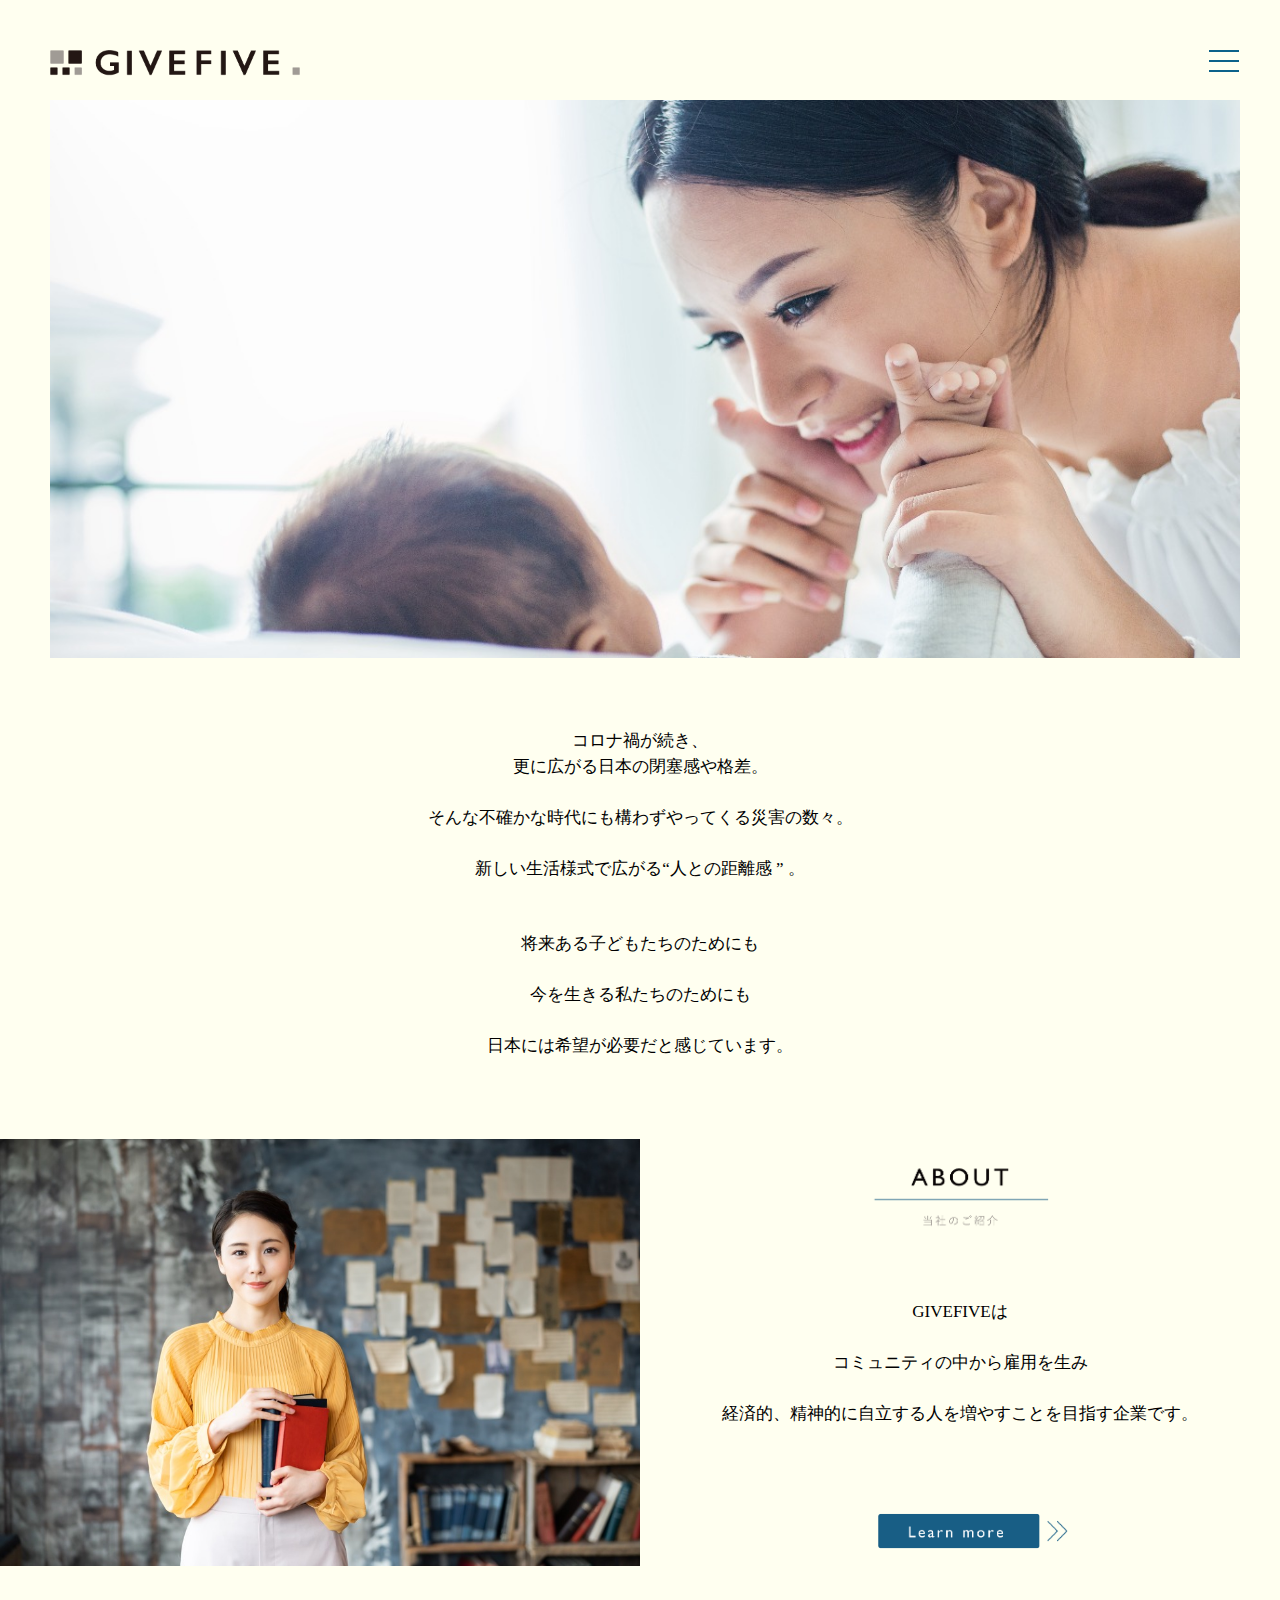
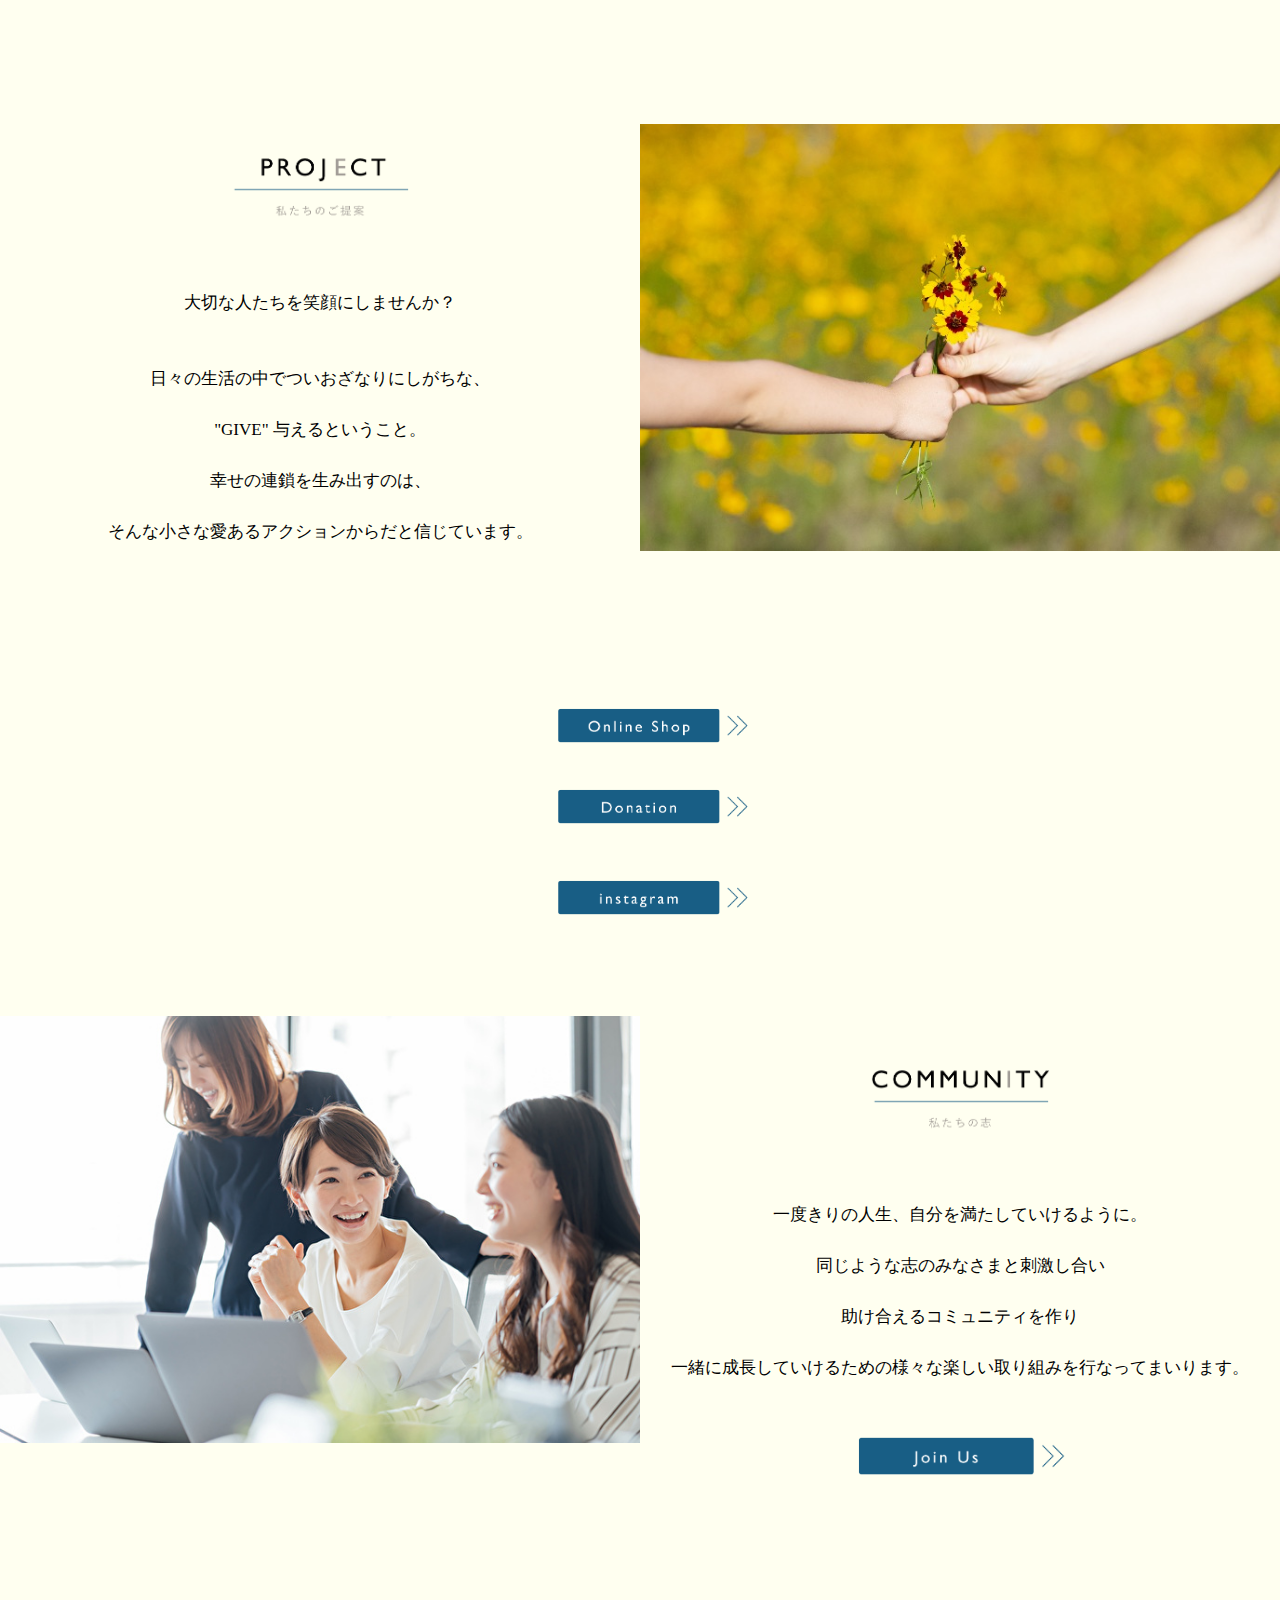
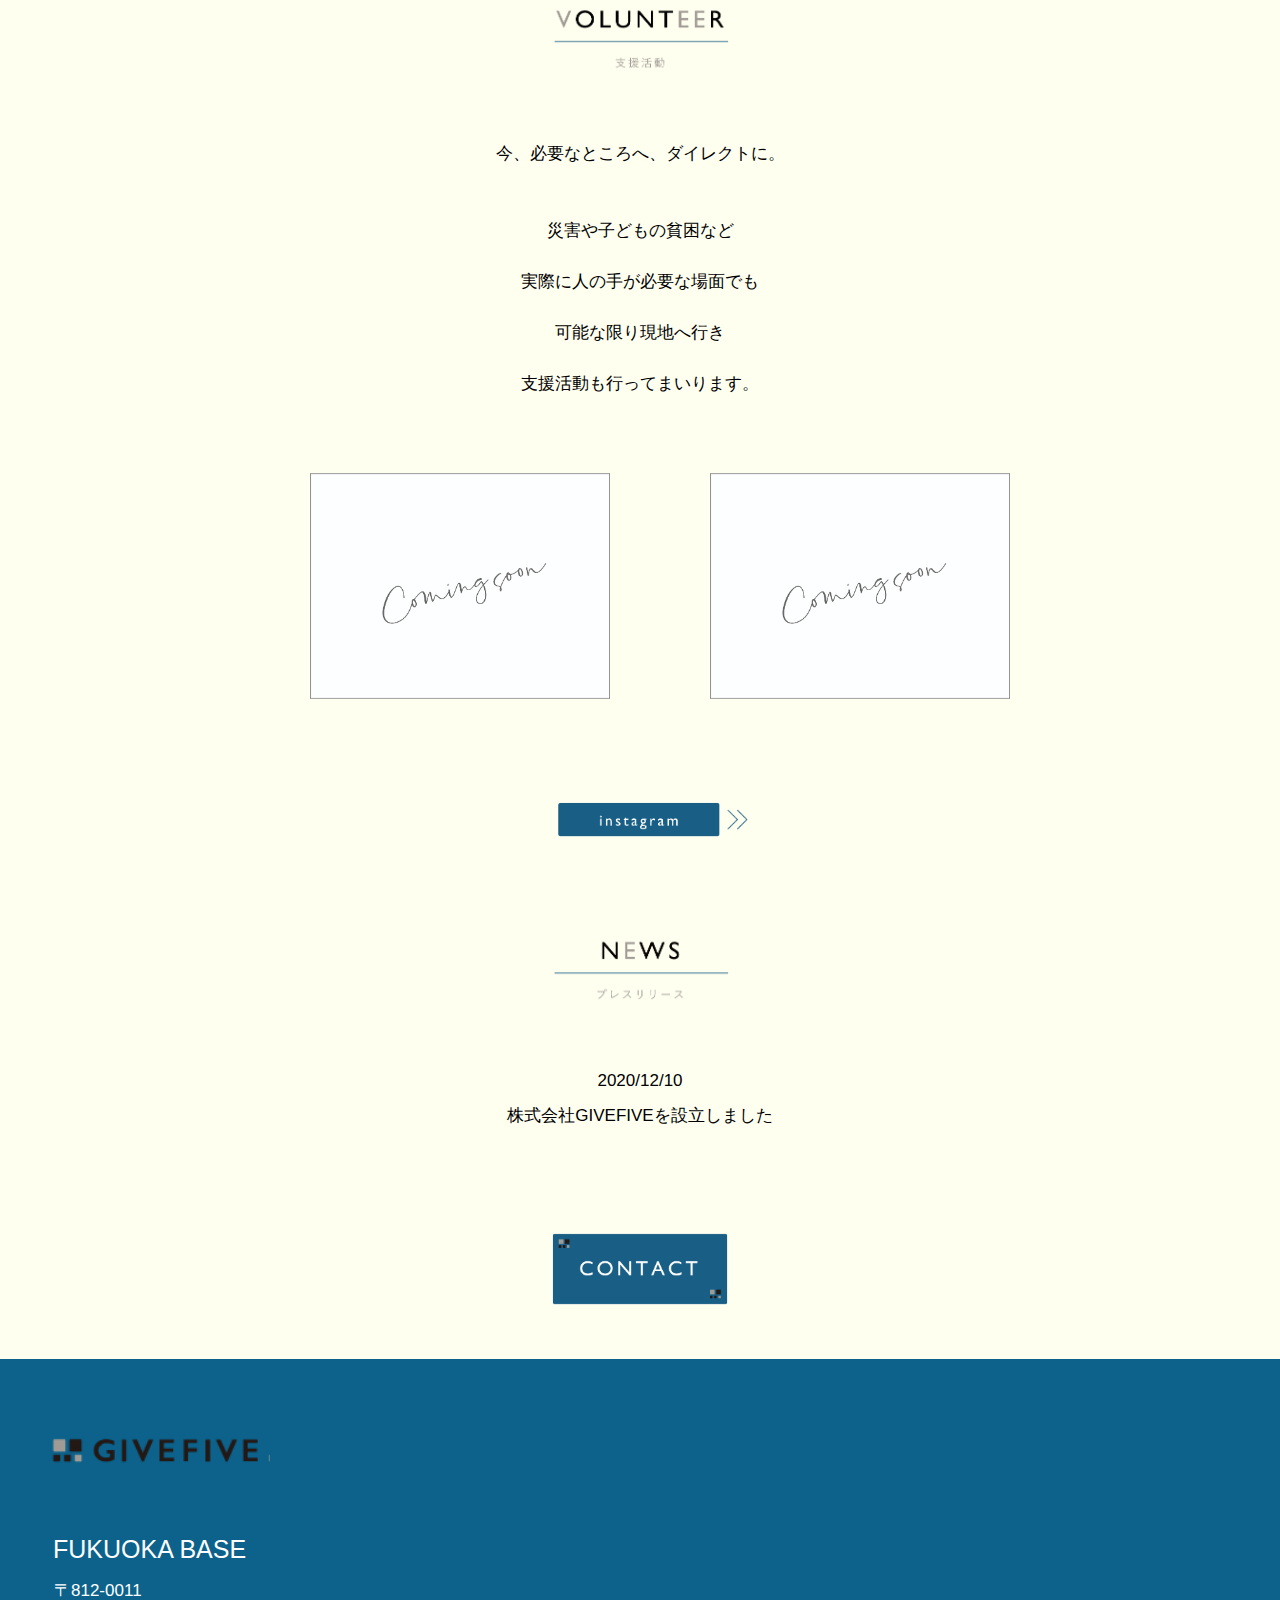
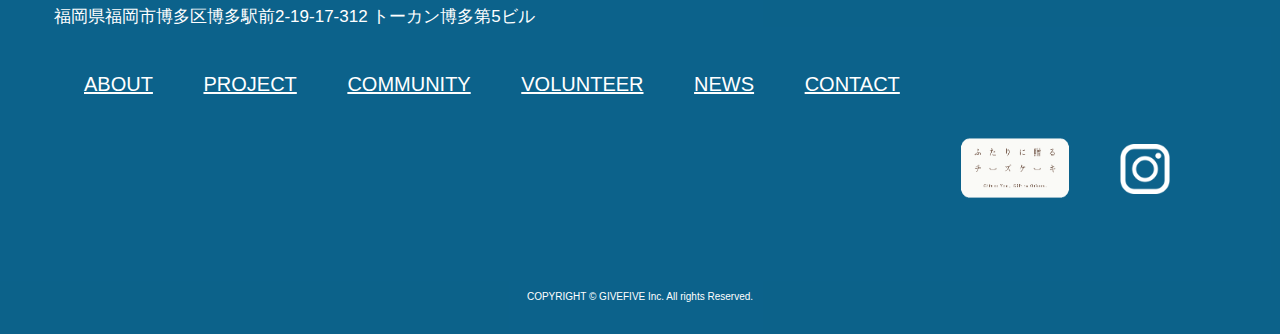
<file: index.html>
<!DOCTYPE html>
<html>
  <head>
    <meta charset="UTF-8">
    <meta name="format-detection" content="telephone=no">
    <meta name="viewport" content="width=device-width, initial-scale=1.0, maximum-scale=1.0, minimum-scale=1.0">
    <link rel="stylesheet" href="css/reset.css">
    <link rel="stylesheet" href="css/style.css">
    <title>GIVEFIVE</title>
  </head>
  <body>
    <header>
      <div class="heading">
        <div class="top__header-items">
        <img src="images/logo.png" alt="logo" class="top__header-logo">
        </div>
      </div>

        
      <nav class="globalMenuSp">
            <ul>
              <li><a href="index.html">TOP</a></li>
              <li><a href="#about">ABOUT</a></li>
              <li><a href="#project">PROJECT</a></li>
              <li><a href="#community">COMMUNITY</a></li>
              <li><a href="#volunteer">VOLUNTEER</a></li>
              <li><a href="#news">NEWS</a></li>
            </ul>
      </nav>

        <div class="js-hamburger hamburger">
          <span></span>
          <span></span>
          <span></span>
        </div>
  </header>

    <main>
      <div id="loop" class="loop_wrap">
        <p id="slideshow">
          <img src="images/top1.jpg" alt="image1" class="active">
          <img src="images/top2.jpg" alt="image2">
          <img src="images/top3.jpg" alt="image3">
        </p>
      </div>
    </main> 

    <div class="top__sentence">
      <p class="top__sentence1">コロナ禍が続き、<br class="br-sp6"><br class="br-sp3">更に広がる日本の閉塞感や格差。<br>
      <br>
      そんな不確かな時代にも構わずやってくる<br class="br-sp">災害の数々。<br>
      <br>
      新しい生活様式で広がる“人との距離感 ” 。</p>
      <p class="top__sentence2">将来ある子どもたちのためにも<br>
      <br>
      今を生きる私たちのためにも<br>
      <br>
      日本には希望が必要だと感じています。</p>
    </div>

    <main>
        <section>
          <div id="about"></div>
          <br>
          <br>
          <div class="about">
            <div class="first-view">
            <h2>
              
            </h2>
              <img src="images/about.jpg" alt="2" class="about-image">
              <img src="images/about-menu.png" alt="about" class="about-menu">
              <img src="images/about.jpg" alt="2" class="about-image-phone">
            <div class="about__text">
              <br>
              <p>GIVEFIVEは</p>
              <br>
              <p>コミュニティの中から雇用を生み</p>
              <br>
              <p>経済的、精神的に自立する人を<br class="br-sp"><br class="br-sp">増やすことを目指す企業です。</p>
              <br>
              <br>
              <a href="learnmore.html"><img src="images/learnmore.png" alt="more" class="learnmore"></a>
            </div>
            <br class="br-sp9">
            <br class="br-sp9">
            <br class="br-sp9">
            <br class="br-sp9">
            <br class="br-sp9">
            <br class="br-sp9">
            <br class="br-sp9">
            <br class="br-sp9">
            </div>
          </div>
        </section> 
    </main>

    <main>
      <div id="project"></div>
      <br>
      <br>
      <br>
        <img src="images/project.jpg" alt="3" class="project-image">
        <img src="images/project-menu.png" alt="project" class="project-menu">
        <img src="images/project.jpg" alt="3" class="project-image-phone">
      <div class="project__text">
        <br>
        <p>大切な人たちを笑顔にしませんか？</p>
        <br>
        <br>
        <p>日々の生活の中でついおざなりにしがちな、</p>
        <br>
        <p>"GIVE" 与えるということ。</p>
        <br>
        <p>幸せの連鎖を生み出すのは、</p>
        <br>
        <p>そんな小さな愛あるアクションからだと<br class="br-sp"><br class="br-sp">信じています。</p>
        <br>
        <br class="br-sp9">
        <br class="br-sp9">
        <br class="br-sp9">
        <br class="br-sp9">
        <a href="https://cheesecake.futariniokuru.com/"><img src="images/onlineshop.png" alt="onlineshop" class="onlineohop"></a>
        <a href="donation.html"><img src="images/donation.png" alt="image" class="donation-bar"></a>
        <a href="https://www.instagram.com/futariniokuru.cheesecake"><img src="images/instagram.png" alt="instagram" class="instagram"></a>
        <br>
        <br>
      </div>
    </main>

    
    <main>
      <div id="community"></div>
      <br>
      <br>
        <img src="images/community.jpg" alt="4" class="community-image">
        <img src="images/community-menu.png" alt="community" class="community-menu">
        <!-- <img src="images/community.jpg" alt="4" class="community-image-phone"> -->
        <div class=community_text>
        <br>
        <p>一度きりの人生、<br class="br-sp3">自分を満たしていけるように。</p>
        <br>
        <p>同じような志のみなさまと刺激し合い</p>
        <br>
        <p>助け合えるコミュニティを作り</p>
        <br>
        <p>一緒に成長していけるための様々な<br class="br-sp"><br class="br-sp">楽しい取り組みを行なってまいります。</p>
        <a href="https://www.instagram.com/givefive_community"><img src="images/joinus-ber.png" alt="joinus" class="joinus-bar"></a>
      </div>
      <div class="business">
        <ul class="flex-box">
      </div>
    </main>

      <div id="volunteer"></div>
      <br>
      <br>
      <div class="volunteer_title">
        <img src="images/volunteer-menu.png" alt="volunteer" class="volunteer-menu">
      </div>
      <div class=volunteer__text>
        <br>
        <p> 今、必要なところへ、ダイレクトに。</p>
        <br>
        <br>
        <p>災害や子どもの貧困など</p>
        <br>
        <p> 実際に人の手が必要な場面でも</p>
        <br>
        <p>可能な限り現地へ行き</p>
        <br>
        <p>支援活動も行ってまいります。</p>
        <br>
        <br>
      </div>
      <div class="business">
        <ul class="flex-box">
          <li><img src="images/comingsoon-image.jpg"alt="image" class="sample-image"></li>
          <li><img src="images/comingsoon-image.jpg"alt="image" class="sample-image"></li>
        </ul>
        <a href="https://www.instagram.com/givefive_community"><img src="images/instagram.png" alt="instagram" class="instagram"></a>
      </div>
        

      <div id="news"></div>
      <br>
      <br>
      <div class="news__title">
        <img src="images/news-menu.png" alt="news" class="news-menu">
      </div>
    </div>
    
    <div class="news-content"></div>
        <ul class="news">
          <li class="news">
            <div class="news-date">2020/12/10</div>
            <div class="news-message">株式会社GIVEFIVEを設立しました</div>
            <br>
          </li>
            
        </ul>
    </div>

        <br>
        <br>
        <a href="contact.html"><img src="images/contact-banner.png" alt="contact" class="contact-bar"></a>
        <br>
        <br>

    <footer id="footer06" class="footer outer-block">
      <div class="inner-block">
        <div class="cont-wrap">
          <div class="cont">
            <div class="info">
              <a href="#" class="logo">
                <img src="images/givefivelogo.png" alt="logo" class="footer-logo">
              </a>
              <p class="address-title">
                FUKUOKA BASE
                <br></p>
              <p class="address-sub">
                〒812-0011<br>
                福岡県福岡市博多区博多駅前<br class="br-sp3">2-19-17-312 <br class="br-sp2">トーカン博多第5ビル<br>
                <br class="br-sp7">
                <br class="br-sp7">
              </p>
            </div>
            <ul class="about-list-ul">
              <br class="br-sp7">
              <li class="about-list-li1"><a href="#about">ABOUT</a></li>
              <br class="br-sp7">
              <li class="about-list-li"><a href="#project">PROJECT</a></li>
              <br class="br-sp7">
              <li class="about-list-li"><a href="#community">COMMUNITY</a></li>
              <br class="br-sp7">
              <li class="about-list-li"><a href="#volunteer">VOLUNTEER</a></li>
              <br class="br-sp7">
              <li class="about-list-li"><a href="#news">NEWS</a></li>
              <br class="br-sp7">
              <li class="about-list-li"><a href="contact.html">CONTACT</a></li>
            </ul>
            <ul class="insta">
              <li><img src="images/cheesecake.png" alt="cheesecake" class="cheesecake-icon"></a></li>
              <li><a href="https://www.instagram.com/givefive_community"><img src="images/instagram-icon.png" alt="instagram" class="insta-icon"></a></li>
            </ul>  
          </div>
        </div>
      </div>
      <p class="copyright">
        COPYRIGHT © GIVEFIVE Inc. All rights Reserved.
      </p>
      <br>
    </footer>

    <script src="https://ajax.googleapis.com/ajax/libs/jquery/3.5.1/jquery.min.js"></script>
    <script src="JS/index.js"></script>

  </body>
</html>
</file>
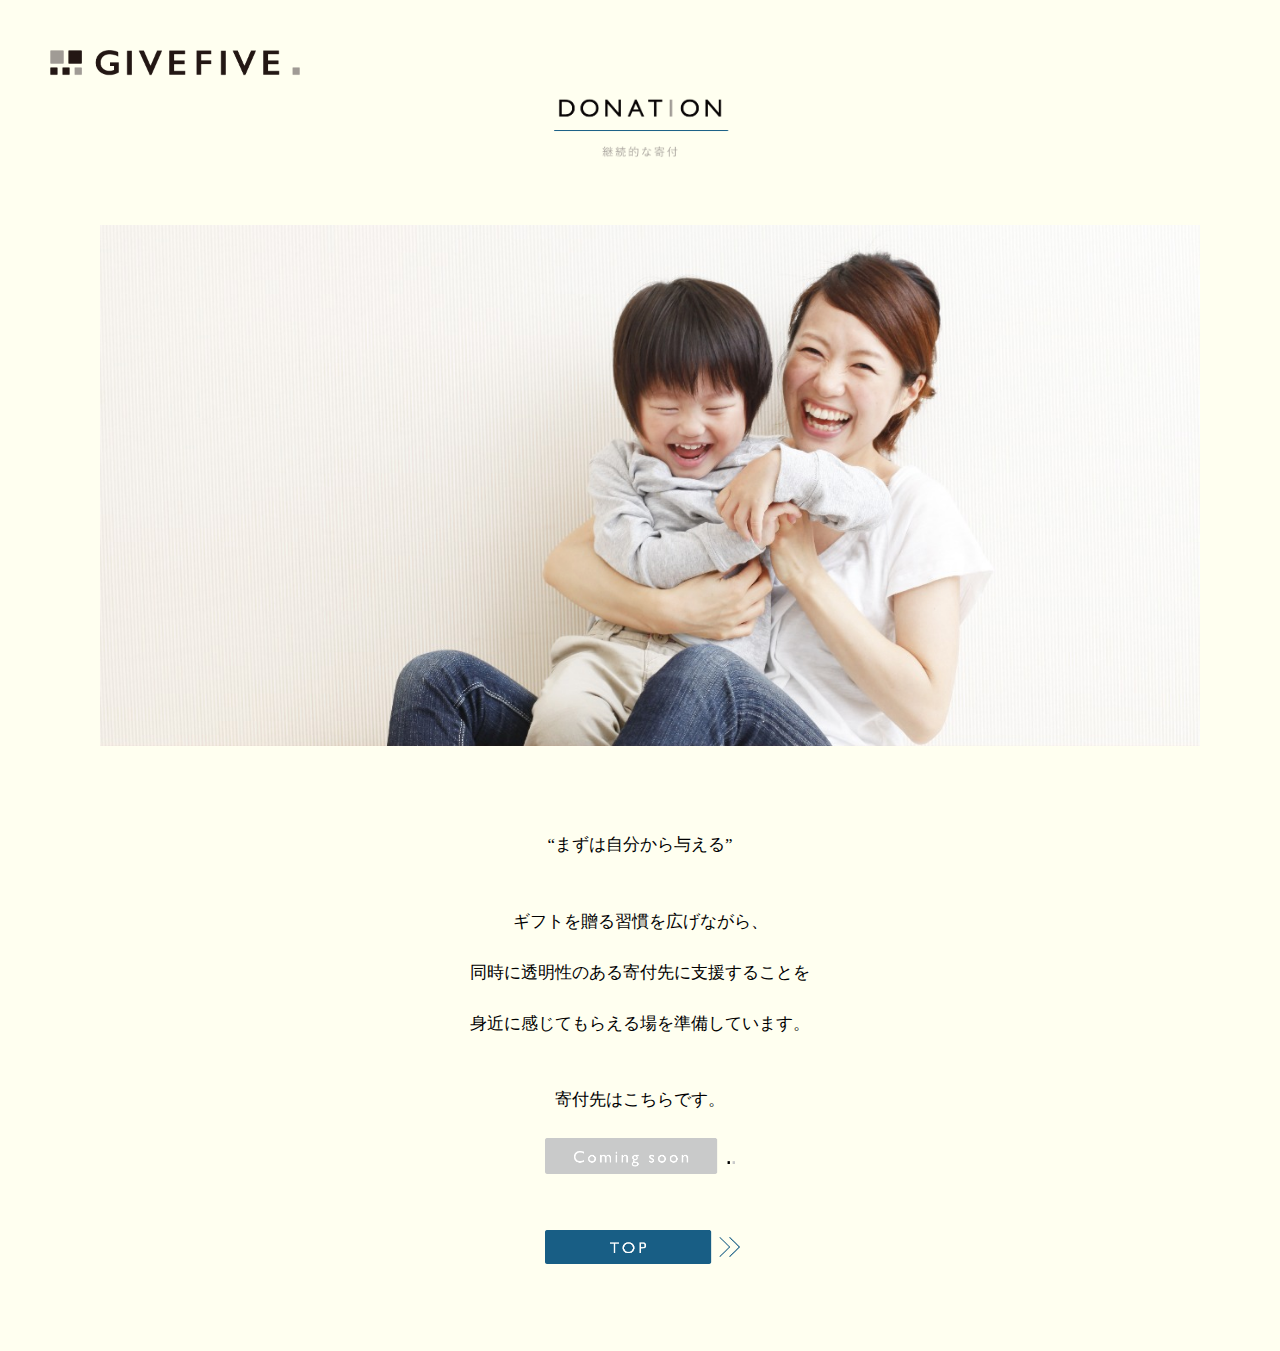
<file: donation.html>
<!DOCTYPE html>
<html>
  <head>
    <meta charset="UTF-8">
    <meta name="viewport" content="width=device-width, initial-scale=1.0, maximum-scale=1.0, minimum-scale=1.0">
    <link rel="stylesheet" href="css/reset.css">
    <link rel="stylesheet" href="css/style.css">
    <title>GIVEFIVE</title>
  </head>
  <body>
    <header>
      <div class="heading">
        <div class="top__header-items">
          <a href="index.html"><img src="images/logo.png" alt="logo" class="top__header-logo"></a>
        </div>
      </div>
  </header>

        <br>
    <br>
    <br>

  <main>
    <div class="about">
      <div class="first-view">
        <img src="images/donation-menu.png" alt="donation" class="donation-menu">
        <img src="images/donation.jpg" alt="2" class="donation-image">
    　<div class="about__text">
      <br> 
      <br>
      <p> “まずは自分から与える” </p>
      <br>
      <br>
      <p>ギフトを贈る習慣を広げながら、</p>
      <br>
      <p> 同時に透明性のある寄付先に支援することを<br><br class="br-sp9">
      <br class="br-sp">
      身近に感じてもらえる場を準備しています。</p>
      <br>
      <br>
      <p>寄付先はこちらです。</p>

        <br>
        <img src="images/comingsoon.png" alt="image" class="comingsoon-bar">
        <a href="index.html"><img src="images/top-menu.png" alt="image" class="top-bar-learnmore"></a>
        <br>
        <br>
        <br>
      </div>
</file>
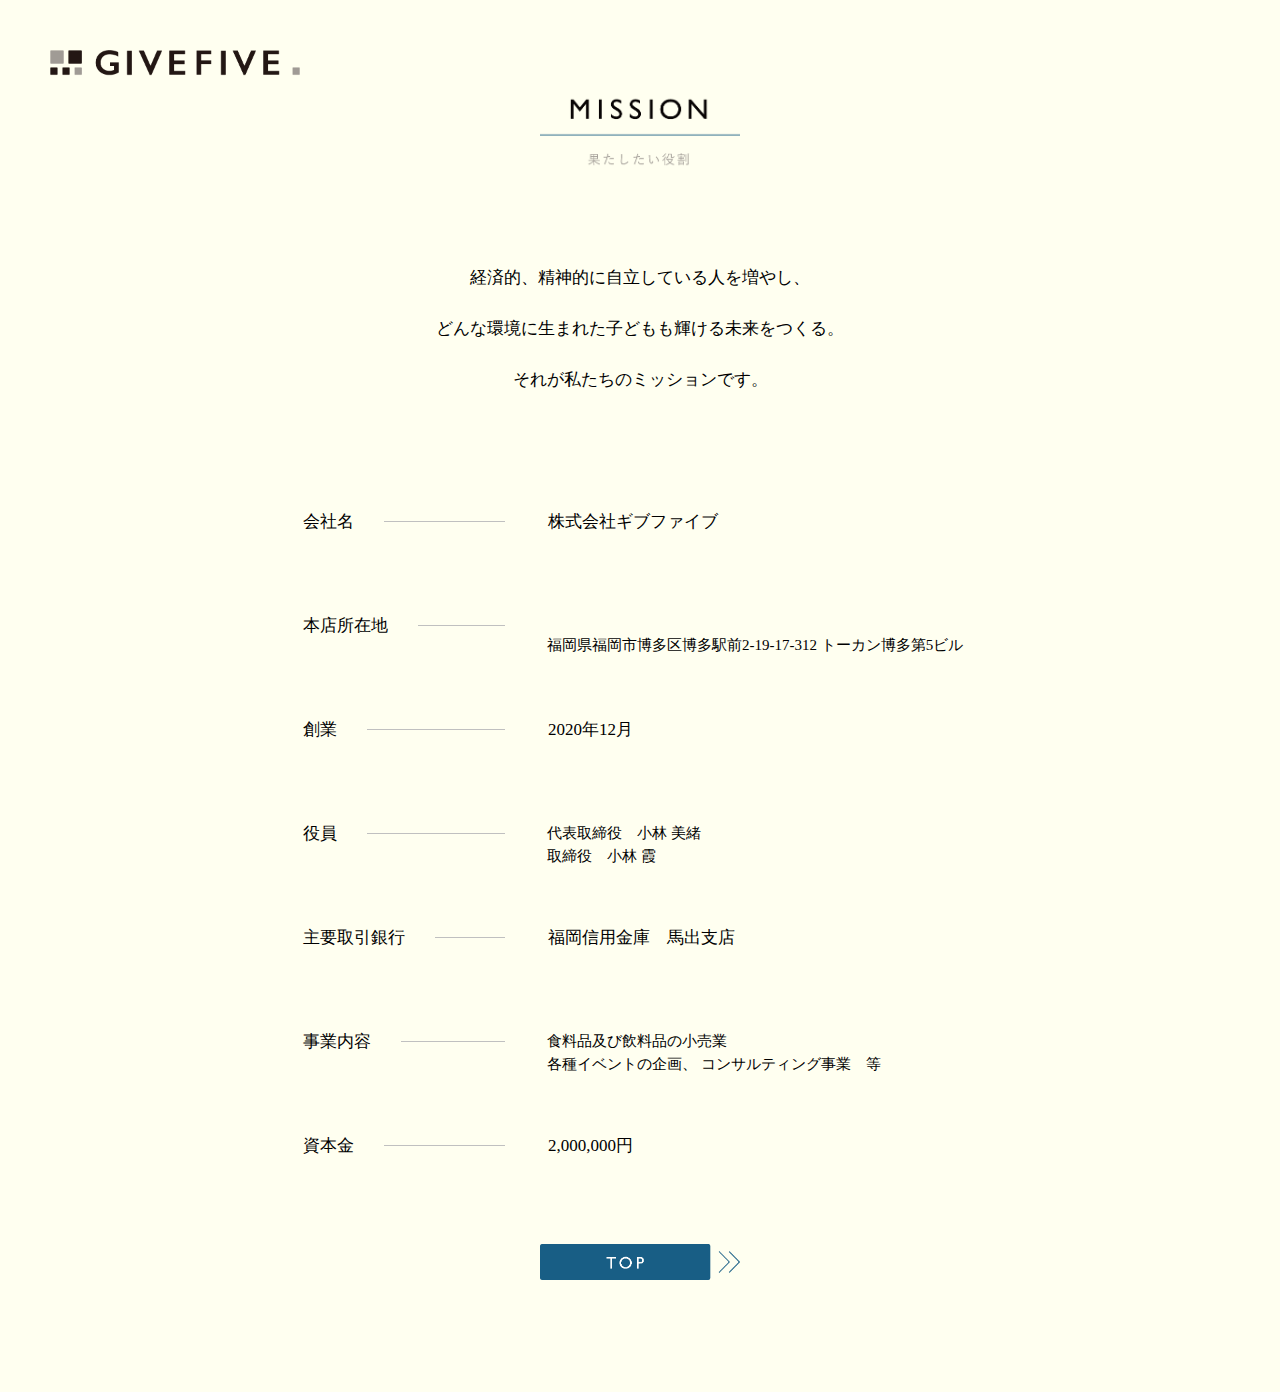
<file: learnmore.html>
<!DOCTYPE html>
<html>
  <head>
    <meta charset="UTF-8">
    <meta name="viewport" content="width=device-width, initial-scale=1.0, maximum-scale=1.0, minimum-scale=1.0">
    <link rel="stylesheet" href="css/reset.css">
    <link rel="stylesheet" href="css/style.css">
    <title>GIVEFIVE</title>
  </head>
  <body>
    <header>
      <div class="heading">
        <div class="top__header-items">
          <a href="index.html"><img src="images/logo.png" alt="logo" class="top__header-logo"></a>
        </div>
      </div>
  </header>

  <br>
  <br>
  <br>
  <br>
  <br>

  <main>
    <div class="about">
      <div class="first-view">
        <img src="images/misson.png" alt="donation" class="misson-menu">
        <div class="about__text">
          <br>
          <br>
          <br>
          <p>経済的、精神的に自立している人を増やし、</p>
          <br>
          <p>どんな環境に生まれた子どもも<br class="br-sp8"><br class="br-sp8">輝ける未来をつくる。</p>
          <br>
          <p>それが私たちのミッションです。</p>
          <br>
          <br>
          <br>
      <div class="companyprofile">
        <table class=campany-001>
          <tbody class="campany-002">
            <tr class="canpany-title">
              <th class="campany-title2">
                <span>会社名</span>
              </th>
              <td class="campany-003">株式会社ギブファイブ</td>
            </tr>
            <tr class="canpany-title">
              <th class="campany-title2">
                <span>本店所在地</span>
              </th>
              <td class="campany-0034">福岡県福岡市博多区<br class="br-sp3">博多駅前<br class="br-sp5">2-19-17-312 <br class="br-sp">トーカン博多第5ビル</td>
            </tr>
            <tr class="canpany-title">
              <th class="campany-title2">
                <span>創業</span>
              </th>
              <td class="campany-003">2020年12月</td>
            </tr>
            <tr class="canpany-title">
              <th class="campany-title2">
                <span>役員</span>
              </th>
              <td class="campany-0033">
                代表取締役　小林 美緒<br>
                取締役　小林 霞</td>
            </tr>
            <tr class="canpany-title">
              <th class="campany-title2">
                <span>主要取引銀行</span>
              </th>
              <td class="campany-003">福岡信用金庫　馬出支店</td>
            </tr>
            <tr class="canpany-title">
              <th class="campany-title2">
                <span>事業内容</span>
              </th>
              <td class="campany-0033">
                食料品及び飲料品の小売業<br>
                各種イベントの企画、<br class="br-sp5">
                コンサルティング事業　等</td>
            </tr>
            <th class="campany-title2">
              <span>資本金</span>
            </th>
            <td class="campany-003">2,000,000円</td>
          </tr>
          </tbody>
        </table>
          <a href="index.html"><img src="images/top-menu.png" alt="image" class="top-bar-about"></a>
        <br>
        <br>
        <br>
        <br>
        </div>
    </div>
</file>
<file: css/style.css>
html {
  font-size: 62.5%;
}

body{
  position: relative;
  background-color:#fffff0;
  font-family: sans-serif;
}

.header{
  background-color: white;
}

.heading{
  display:flex;
  position: fixed;
}



@media screen and (min-width: 428px){
  .br-sp {display: none; }
}

@media screen and (min-width: 428px){
  .br-sp1 {display: none; }
}

@media screen and (min-width: 768px){
  .br-sp2 {display: none; }
}

@media screen and (min-width: 412px){
  .br-sp3 {display: none; }
} 

@media screen and (min-width: 370px){
  .br-sp4 {display: none; }
}

@media screen and (min-width: 768px){
  .br-sp5 {display: none; }
}

@media screen and (min-width: 768px){
  .br-sp7 {display: none; }
}

@media screen and (min-width: 390px){
  .br-sp8 {display: none; }
}

@media screen and (max-width: 429px){
  .br-sp9 {display: none; }
}

@media screen and (max-width: 429px){
  .br-sp10 {display: none; }
}

/*　ハンバーガーボタン　*/
.hamburger {
  display : block;
  position: fixed;
  z-index : 3;
  right : 3.5rem;
  top   : 4rem;
  width : 4.2rem;
  height: 4.2rem;
  cursor: pointer;
  text-align: center;
}

@media screen and (max-width:390px) { 
  .hamburger{
    display : block;
    position: fixed;
    z-index : 3;
    right : 1px;
    left : 300px;
    top   : 25px;
    width : 35px;
    height: 35px;
    cursor: pointer;
  }
}

/* @media screen and (max-width:768px) { 
  .hamburger{
    display : block;
    position: fixed;
    z-index : 3;
    right : 2px;
    left : 1px;
    top   : 40px;
    width : 35px;
    height: 35px;
    cursor: pointer;
  }
}  */

.hamburger span {
  display : block;
  position: absolute;
  width   : 30px;
  height  : 2px ;
  left    : 6px;
  background : #025c86f5;
  -webkit-transition: 0.3s ease-in-out;
  -moz-transition   : 0.3s ease-in-out;
  transition        : 0.3s ease-in-out;
}
.hamburger span:nth-child(1) {
  top: 10px;
}
.hamburger span:nth-child(2) {
  top: 20px;
}
.hamburger span:nth-child(3) {
  top: 30px;
}

/* ナビ開いてる時のボタン */
.hamburger.active span:nth-child(1) {
  top : 16px;
  left: 6px;
  background :#fff;
  -webkit-transform: rotate(-45deg);
  -moz-transform   : rotate(-45deg);
  transform        : rotate(-45deg);
}

.hamburger.active span:nth-child(2),
.hamburger.active span:nth-child(3) {
  top: 16px;
  background :#fff;
  -webkit-transform: rotate(45deg);
  -moz-transform   : rotate(45deg);
  transform        : rotate(45deg);
}


nav.globalMenuSp {
  position: fixed;
  z-index : 2;
  top  : 0;
  left : 0;
  color: #fff;
  background: #025c86f5;
  text-align: center;
  width: 100%;
  height: 100%;
  transition: opacity .6s ease, visibility .6s ease;
  font-size: 1.5rem;
  display: none;
}

nav.globalMenuSp ul {
  margin: 0 auto;
  padding: 0;
  width: 100%;
}

nav.globalMenuSp ul li {
  list-style-type: none;
  padding: 2.5em 0;
  width: 100%;
  line-height: 1;
  transition: .4s all;
  font-weight :lighter;
  font-family: "Gill Sans", sans-serif;
}
nav.globalMenuSp ul li:last-child {

}
nav.globalMenuSp ul li:hover{
  background :#ddd;
}

nav.globalMenuSp ul li a {
  display: block;
  color: #fff;
  padding: 1em 0;
  text-decoration :none;
}

/*ヘッダー*/
.top__header-items{
  flex-grow: 1;
}

.top__header-logo{
  width: 25rem;
  margin: 3rem 0 0 5rem;
  position: fixed;
  z-index: 7;
  padding: 2rem 0 0 0;
}

@media screen and (max-width:428px) { 
  .top__header-logo{
  width: 15rem;
  margin: 2rem 0 0 3.2rem;
  position: fixed;
  z-index: 7;
  padding: 2rem 0 0 0;
  }
}

.top__header-menu{
  width: 3rem;
  margin: 1rem 8rem 0 0;
}

/*ヘッダー*/

/* このクラスを、jQueryで付与・削除する */
nav.globalMenuSp.active {
}


/*TOPスライドショー*/
#slideshow {
  position: relative;
  width:  100%;
  height: 0rem;
  z-index: -1;
  padding-top: 51.43%;
}

@media screen and (max-width:414px) { 
  #slideshow {
    width: 100vw;
    height: 0rem;
    float: none;
    z-index: -1;
    padding-top: 51.43%;
    margin: 0 0 0 0rem;
  }
}

@media screen and (max-width:414px) { 
  #slideshow {
    width: 100vw;
    height: 0rem;
    float: none;
    z-index: -1;
    padding-top: 51.43%;
    margin: 0 0 0 0rem;
  }
}

@media screen and (max-width:768px) { 
  #slideshow{
    width: 100vw;
    height: 0vw;
    float: none;
    padding-top: 51.43%;
    margin: 0 0 0 0rem;
  }
}

#slideshow img {
  position: absolute;
  padding: 10rem 4rem 0rem 5rem;
  top: 0;
  height: 100%;
  width: 100%;
  opacity: 1.0; 
}

@media screen and (max-width:768px) {
  #slideshow img{
    width: 100%;
    height: 30rem;
    float: none;
    padding: 10rem 0rem 0rem 0rem;
  }
} 

/* @media screen and (max-width:768px) { 
  #slideshow img{
    width: 100%;
    height: 40rem;
    float: none;
    padding: 10rem 0rem 0rem 0rem;
  }
}  */

#slideshow img.active {
  z-index:2
}

#slideshow img.last-active {
  z-index:1
}
​
/*TOPスライドショー*/

.about{
  text-align:center;
}

.about-menu{
  width: 30rem;
  padding:2.5rem 0 2rem 0;
  max-width: var(--contentWidth);
  margin: 0 auto;
}

.about-image{
  width: 50%;
  float: left;
  margin: 3rem 0 0 0 ;
  display:block;
}

.about-image-phone{
  display: none;
}

@media screen and (max-width:414px) { 
  .about-image{
    display: none;
  }
  .about-image-phone{
    display:block;
  }
}

@media screen and (max-width:768px) { 
  .about-image{
    display: none;
  }
  .about-image-phone{
    display:block;
  }
}

/* @media screen and (max-width:414px) { 
  .about-image{
    width: 100%;
    float: none;
    margin-bottom: 10px;
  }
} */


.about__text{
  text-align: center;
  font-size: 1.7rem;
  font-family: "Yu Gothic Medium", "游ゴシック Medium", "游ゴシック体" ;
}

@media screen and (max-width:428px) { 
  .about__text{
    text-align: center;
    font-size: 1.7rem;
    font-family:"MS PGothic", sans-serif;
  }
}

.learnmore{
  width: 30rem;
  padding:0 0 0 2.3rem;
  max-width: var(--contentWidth);
  margin: 0 auto;
}

@media screen and (max-width:428px) { 
  .learnmore{
  padding:2rem 0 1rem 3.5rem;
  max-width: var(--contentWidth);
  margin: 0 auto;
  }
}

.top-bar-about{
  width: 20rem;
  padding:2rem 0 1rem 0;
  max-width: var(--contentWidth);
  margin: 0 auto;
}
/*about*/

/*project*/

.project-image{
  width: 50%;
  float: right;
  display:block;
}

.project-image-phone{
  display:none;
}

/* @media screen and (max-width:414px) { 
  .about-image{
    width: 100%;
    float: none;
    margin-bottom: 10px;
    margin: 2rem 0 0 0;
  }
} */

/* @media screen and (max-width:768px) { 
  .project-image{
    width: 100%;
    float: none;
    margin-bottom: 10px;
  }
} */

@media screen and (max-width:414px) { 
  .project-image{
    display: none;
  }
  .project-image-phone{
    display:block;
  }
}

@media screen and (max-width:768px) { 
  .project-image{
    display: none;
  }
  .project-image-phone{
    display:block;
  }
}

.project__text{
  text-align: center;
  font-size: 1.7rem;
  font-family: "Yu Gothic Medium", "游ゴシック Medium", "游ゴシック体" ;
}

@media screen and (max-width:428px) { 
  .project__text{
    text-align: center;
    font-size: 1.7rem;
    font-family:"MS PGothic", sans-serif;
  }
}

.project-menu
{
  width: 30rem;
  padding:0rem 0 2rem 0;
  max-width: var(--contentWidth);
  margin: 0 auto;
}

.onlineohop{
  width: 30rem;
  padding:0rem 0 0 2.3rem;
  max-width: var(--contentWidth);
  margin: 0 auto;
}

@media screen and (max-width:428px) { 
  .onlineohop{
  padding:2rem 0 0 3.5rem;
  max-width: var(--contentWidth);
  margin: 0 auto;
  }
}

.donation-bar{
  width: 30rem;
  padding:0rem 0 1rem 2.3rem;
  max-width: var(--contentWidth);
  margin: 0 auto;
}

@media screen and (max-width:428px) { 
  .donation-bar{
  padding:2rem 0 0 3.5rem;
  max-width: var(--contentWidth);
  margin: 0 auto;
  }
}

.instagram{
  width: 30rem;
  padding:0rem 0 1rem 2.3rem;
  max-width: var(--contentWidth);
  margin: 0 auto;
}

@media screen and (max-width:428px) { 
  .instagram{
  padding:2rem 0 1rem 3.5rem;
  max-width: var(--contentWidth);
  margin: 0 auto;
  }
}
/*project*/

/*community*/
.community-menu{
  width: 30rem;
  padding:2rem 0 2rem 0;
  max-width: var(--contentWidth);
  margin: 0 auto;
  text-align: center;
}

.community-image{
  width: 50%;
  float: left;
  display: block;
}

.community-image-phone{
  display: none;
}

@media screen and (max-width:414px) { 
  .community-image{
    display: none;
  }
  .community-image-phone{
    display:block;
  }
}

@media screen and (max-width:768px) { 
  .community-image{
    display: none;
  }
  .community-image-phone{
    display:block;
  }
}

.community_text{
  text-align: center;
  font-size: 1.7rem;
  font-family: "Yu Gothic Medium", "游ゴシック Medium", "游ゴシック体" ;
}

@media screen and (max-width:428px) { 
  .community_text{
    text-align: center;
    font-size: 1.7rem;
    font-family:"MS PGothic", sans-serif;
  }
}

.business{
  margin: 0 auto;
  width: 100%;
} 

.flex-box{
  display: flex;
  flex-wrap: wrap;
  justify-content: center;
  /*height: 450px ;
  margin: 0 160px;*/
  list-style: none;
}
.sample-image{
  width: 400px;
  margin: .8rem 0rem 6rem .0rem;
  padding: .8rem 5rem .8rem 5rem;
  text-align: center;
}

@media screen and (max-width:428px) { 
  .sample-image{
    width: 90%;
    float: none;
    padding: 0rem 3rem 0rem 2.2rem;
    text-align: center;
  }
}

.joinus-bar{
  width: 30rem;
  padding:2rem 0 2rem 0;
  max-width: var(--contentWidth);
  margin: 0 auto;
}

@media screen and (max-width:428px) { 
  .joinus-bar{
  padding:2rem 0 1rem 3.5rem;
  max-width: var(--contentWidth);
  margin: 0 auto;
  }
}

/*community*/

/*volunteer*/
.volunteer-menu{
  width: 30rem;
  padding:2rem 0 2rem 0;
  max-width: var(--contentWidth);
  margin: 0 auto;
}

.volunteer__text{
  text-align: center;
  font-size: 1.7rem;
  font-family: "Yu Gothic Medium", "游ゴシック Medium", "游ゴシック体" ;
}

@media screen and (max-width:428px) { 
  .volunteer__text{
    text-align: center;
    font-size: 1.7rem;
    font-family:"MS PGothic", sans-serif;
  }
}

/*volunteer*/

/*news*/
.news{
  list-style: none
}

.news-menu{
  width: 30rem;
  padding:2rem 0 2rem 0;
  max-width: var(--contentWidth);
  margin: 0 auto;
}

.news-content{
}

.news-date{
  text-align: center;
  font-size: 1.7rem;
  padding: 1rem 5rem 0 1rem;
}

@media screen and (max-width:428px) { 
  .news-date{
    text-align: center;
    font-size: 1.7rem;
    padding: 1rem 5rem 0 1rem;
    font-family:"MS PGothic", sans-serif;
  }
}

.news-message{
  text-align: center;
  font-size: 1.7rem;
  padding: 1rem 5rem 0 1rem;
}

@media screen and (max-width:428px) { 
  .news-message{
    text-align: center;
    font-size: 1.7rem;
    padding: 1rem 5rem 0 1rem;
    font-family:"MS PGothic", sans-serif;
  }
}

/*news*/

/*toppage contact*/
.contact-bar{
  width: 25rem;
  padding:2rem 0 1rem 0;
  max-width: var(--contentWidth);
  margin: 0 auto;
}

/*toppage contact*/


/*donation.html*/
.donation-menu{
  width: 30rem;
  padding:2rem 0 2rem 0;
  max-width: var(--contentWidth);
  margin: 0 auto;
}

@media screen and (max-width:320px) { 
  .donation-menu {
    width: 30rem;
    padding:2rem 0 2rem 0;
    max-width: var(--contentWidth);
    margin: 0 auto;
  }
}

@media screen and (max-width:375px) { 
  .donation-menu {
    width: 30rem;
    padding:2rem 0 2rem 0;
    max-width: var(--contentWidth);
    margin: 0 auto;
  }
}

@media screen and (max-width:390px) { 
  .donation-menu {
    width: 30rem;
    padding:2rem 0 2rem 0;
    max-width: var(--contentWidth);
    margin: 0 auto;
  }
}

@media screen and (max-width:414px) { 
  .donation-menu {
    width: 30rem;
    padding:2rem 0 2rem 0;
    max-width: var(--contentWidth);
    margin: 0 auto;
  }
}

@media screen and (max-width:428px) { 
  .donation-menu {
    width: 30rem;
    padding:2rem 0 2rem 0;
    max-width: var(--contentWidth);
    margin: 0 auto;
  }
}

@media screen and (max-width:768px) { 
  .donation-menu {
    width: 30rem;
    padding:2rem 0 2rem 0;
    max-width: var(--contentWidth);
    margin: 0 auto;
  }
}

.donation-image{
  display: block;
  padding: 2rem 8rem 2rem 10rem;
  text-align: center;
  width: 140rem;
}

@media screen and (max-width:414px) { 
  .donation-image {
    padding: 2rem 0rem 2rem 0rem;
    width: 100%;
  }
}
@media screen and (max-width:768px) { 
  .donation-image {
    padding: 2rem 0rem 2rem 0rem;
    width: 100%;
  }
}

/*donation.html*/

/* learnmore.html */

@media screen and (min-width: 428px){
  .br-sp1 {display: none; }
}

.line{
  width: 5rem;
}

@media screen and (max-width:414px) { 
  .line {
  }
}

@media screen and (max-width:768px) { 
  .line {
  }
}

.company-title{
  font-size: 1.5rem;
  line-height: 2rem;
  padding: 3rem;
  margin: 0 3rem 0 0;
  text-align: center;
}

@media screen and (max-width:414px) { 
  .campany-title {
  font-size: 1.5rem;
  padding: .3rem;
  text-align: center;
  font-family:"MS PGothic", sans-serif;
  }
  
}

@media screen and (max-width:768px) { 
  .campany-title {
  font-size: 1.5rem;
  padding: .3rem;
  text-align: center;
  font-family:"MS PGothic", sans-serif;
  }
}

.company-title:before{
  display: block;
  width: 0;
  height: 0;
}

@media screen and (max-width:414px) { 
  .company-title:before {
    width: 0;
    height: 0;
    font-family:"MS PGothic", sans-serif;
  }
}

@media screen and (max-width:768px) { 
  .company-title:before {
    width: 0;
    height: 0;
    font-family:"MS PGothic", sans-serif;
  }
}

.campany-title2{
  margin: 2rem .5rem 2rem 30rem; 
  align-items: center;
  word-break: keep-all;
  font-weight: normal;
  min-width: 14.8rem;
  font-family: "Yu Gothic Medium", "游ゴシック Medium", "游ゴシック体" ;
  justify-content: space-between;
  display: flex;
  position:relative;
  line-height: 6rem;

}

@media screen and (max-width:414px) { 
  .campany-title2 {
    margin: 2rem .5rem 2rem 2rem; 
    font-size: 15px;
    font-family:"MS PGothic", sans-serif;
  }
}

@media screen and (max-width:768px) { 
  .campany-title2 {
    margin: 2rem .5rem 2rem 2rem; 
    font-size: 15px;
    line-height: 6rem;
    min-width: 12rem;
    font-family:"MS PGothic", sans-serif;
  }
}


.campany-002{
  width: 100%;
  padding-left: 10%;
}

@media screen and (max-width:428px) { 
  .campany-002 {
    font-family:"MS PGothic", sans-serif;
  }
}

.campany-003{
  margin: 2rem 4rem 2rem 1rem;
  justify-content: space-between;
  font-family: "Yu Gothic Medium", "游ゴシック Medium", "游ゴシック体" ;
  text-align:left; 
}

@media screen and (max-width:414px) { 
  .campany-003 {
    margin: 2rem 6rem 2rem 1rem;
    padding: 0 1rem 0 0;
    text-align:left; 
    font-size: 15px;
    font-family:"MS PGothic", sans-serif;
  }
}

@media screen and (max-width:768px) { 
  .campany-003 {
    margin: 2rem 6rem 2rem 1rem;
    padding: 0 1rem 0 0;
    text-align:left; 
    font-size: 15px;
    font-family:"MS PGothic", sans-serif;
  }
}


.campany-0033{
  padding: 2.2rem 0 0 0;
  margin: 2rem 4rem 2rem 1rem;
  margin-bottom: 1rem;
  justify-content: space-between;
  font-family:"MS PGothic", sans-serif;
  text-align:left; 
  font-size: 15px;
}

@media screen and (max-width:414px) { 
  .campany-0033 {
    margin: 2rem 4rem 2rem 1rem;
    font-family:"MS PGothic", sans-serif;
    text-align:left; 
    font-size: 15px;
  }
}

@media screen and (max-width:768px) { 
  .campany-0033 {
    margin: 2rem 4rem 2rem 1rem;
    font-family:"MS PGothic", sans-serif;
    text-align:left; 
    font-size: 15px;
  }
}

.campany-0034{
  padding: 3.8rem 0 0 0;
  margin: 2rem 4rem 2rem 1rem;
  margin-bottom: 1rem;
  justify-content: space-between;
  font-family: "Yu Gothic Medium", "游ゴシック Medium", "游ゴシック体" ;
  text-align:left; 
  font-size: 15px;
}

@media screen and (max-width:414px) { 
  .campany-0034 {
    margin: 2rem 4rem 2rem 1rem;
    font-family:"MS PGothic", sans-serif;
    text-align:left; 
    font-size: 15px;
  }
}

@media screen and (max-width:768px) { 
  .campany-0034 {
    margin: 2rem 4rem 2rem 1rem;
    font-family:"MS PGothic", sans-serif;
    text-align:left; 
    font-size: 15px;
  }
}
.campany-title2:after {
  content: '';  
  background-color: #C0C0C0; 
  width: 7rem; 
  height: 1px; 
  display: inline-block; 
  margin: 0 3.4rem 0 3rem; 
  -webkit-box-flex: 1; 
  -webkit-flex-grow: 1; 
  -ms-flex-positive: 1; 
  flex-grow: 1; 
}

@media screen and (max-width:414px) { 
  .campany-title2:after {
    content: '';  
    background-color: #C0C0C0; 
    width: 0rem; 
    height: 0px; 
    margin: 0 0 0 .5rem; 
    flex-grow: 1; 
  }
}

@media screen and (max-width:768px) { 
  .campany-title2:after {
    margin: 0.5rem;
  }
}

.companyprofile{
  /* padding: 4rem 4rem 4rem 20rem;  */
  margin: 0 auto;
}

@media screen and (max-width:414px) { 
  .companyprofile{
    padding: 1rem 0rem 4rem 2rem;
  }
} 

@media screen and (max-width:768px) { 
  .companyprofile{
    padding: 1rem 0rem 4rem 2rem;
  }
} 

.misson-menu{
  width: 20rem;
  padding:2rem 0 2rem 0;
  max-width: var(--contentWidth);
  margin: 0 auto;
}

.top-bar-learnmore{
  width: 20rem;
  padding:2rem 0 1rem .5rem;
  max-width: var(--contentWidth);
  margin: 0 auto;
}

@media screen and (max-width:428px) { 
  .top-bar-learnmore{
  width: 22rem;
  padding:2rem 0 1rem 1.5rem;
  max-width: var(--contentWidth);
  margin: 0 auto;
  }
}

.comingsoon-bar{
  width: 19rem;
  padding:0 0 1rem 0;
  max-width: var(--contentWidth);
  margin: 0 auto;
}
/* learnmore.html */


/* contact.html */
.contact-menu{
  width: 30rem;
  padding:10rem 0 1rem 0;
  max-width: var(--contentWidth);
  margin: 0 auto;
}

.top-contact-bar{
  width: 22rem;
  padding:0 0 1rem 0;
  max-width: var(--contentWidth);
  margin: 0 auto;
}

@media screen and (max-width:414px) {
  .top-contact-bar{
    width: 10rem;
    padding:2rem 0 1rem 0;
    max-width: var(--contentWidth);
    margin: 0 auto;
    }
  }

@media screen and (max-width:768px) {
.top-contact-bar{
  width: 10rem;
  padding:2rem 0 1rem 0;
  max-width: var(--contentWidth);
  margin: 0 auto;
  }
}


.destination-bar{
  width: 20rem;
  padding:0rem 0 4rem 0;
  max-width: var(--contentWidth);
  margin: 0 auto;
}

/* @media screen and (max-width:414px) {
  .destination-bar{
    width: 10rem;
    padding:2rem 0 1rem 0;
    max-width: var(--contentWidth);
    margin: 0 auto;
    }
  }

@media screen and (max-width:768px) {
.destination-bar{
  width: 10rem;
  padding:2rem 0 1rem 0;
  max-width: var(--contentWidth);
  margin: 0 auto;
  }
} */


.send-bar{
  width: 25.2rem;
  padding:2rem 0 3rem 2rem;
  max-width: var(--contentWidth);
  margin: 0 auto;
}

@media screen and (max-width:414px) { 
  .send-bar {
  width: 22rem;
  max-width: var(--contentWidth);
  margin: 0 auto;
  }
}
@media screen and (max-width:768px) { 
  .send-bar {
    width: 22rem;
    max-width: var(--contentWidth);
    margin: 0 auto;
  }
}

.contact-box{
  text-align: center;
}

.contact-section1,
.contact-section2,
.contact-section3,
.contact-section4{
  padding: 0 0 2rem 3rem;
  display: block;
  box-sizing: border-box;
  width: 35rem;
  font-size: 16px;
  line-height: 2rem;
  background: white;
  margin: .1rem 0;
  border: 1.5px solid black;
  color: black;
  opacity: 0.5;
  min-height: 4.5px;
  text-shadow: none;
  margin-left: auto;
  margin-right: auto
}

@media screen and (max-width:320px) { 
  .contact-section1,
  .contact-section2,
  .contact-section3,
  .contact-section4 {
  padding: 0 0 2rem 3rem;
  display: block;
  box-sizing: border-box;
  width: 25rem;
  font-size: 16px;
  line-height: 2rem;
  background: white;
  margin: .1rem 0;
  border: 1.5px solid black;
  color: black;
  opacity: 0.5;
  min-height: 4.5px;
  text-shadow: none;
  margin-left: auto;
  margin-right: auto
  }
}

@media screen and (max-width:375px) { 
  .contact-section1,
  .contact-section2,
  .contact-section3,
  .contact-section4 {
  padding: 0 0 2rem 3rem;
  display: block;
  box-sizing: border-box;
  width: 25rem;
  font-size: 16px;
  line-height: 2rem;
  background: white;
  margin: .1rem 0;
  border: 1.5px solid black;
  color: black;
  opacity: 0.5;
  min-height: 4.5px;
  text-shadow: none;
  margin-left: auto;
  margin-right: auto
  }
}

@media screen and (max-width:390px) { 
  .contact-section1,
  .contact-section2,
  .contact-section3,
  .contact-section4 {
  padding: 0 0 2rem 3rem;
  display: block;
  box-sizing: border-box;
  width: 25rem;
  font-size: 16px;
  line-height: 2rem;
  background: white;
  margin: .1rem 0;
  border: 1.5px solid black;
  color: black;
  opacity: 0.5;
  min-height: 4.5px;
  text-shadow: none;
  margin-left: auto;
  margin-right: auto
  }
}

@media screen and (max-width:414px) { 
  .contact-section1,
  .contact-section2,
  .contact-section3,
  .contact-section4 {
  padding: 0 0 2rem 3rem;
  display: block;
  box-sizing: border-box;
  width: 25rem;
  font-size: 16px;
  line-height: 2rem;
  background: white;
  margin: .1rem 0;
  border: 1.5px solid black;
  color: black;
  opacity: 0.5;
  min-height: 4.5px;
  text-shadow: none;
  margin-left: auto;
  margin-right: auto
  }
}

@media screen and (max-width:428px) { 
  .contact-section1,
  .contact-section2,
  .contact-section3,
  .contact-section4 {
    padding: 0 0 2rem 3rem;
  display: block;
  box-sizing: border-box;
  width: 25rem;
  font-size: 16px;
  line-height: 2rem;
  background: white;
  margin: .1rem 0;
  border: 1.5px solid black;
  color: black;
  opacity: 0.5;
  min-height: 4.5px;
  text-shadow: none;
  margin-left: auto;
  margin-right: auto
  }
}

@media screen and (max-width:768px) { 
  .contact-section1,
  .contact-section2,
  .contact-section3,
  .contact-section4 {
  padding: 0 0 2rem 3rem;
  display: block;
  box-sizing: border-box;
  width: 25rem;
  font-size: 16px;
  line-height: 2rem;
  background: white;
  margin: .1rem 0;
  border: 1.5px solid black;
  color: black;
  opacity: 0.5;
  min-height: 4.5px;
  text-shadow: none;
  margin-left: auto;
  margin-right: auto
  }
}


.contact-section5{
  box-sizing: border-box;
  width: 35rem;
  height: 10rem;
  font-size: 16px;
  background: white;
  padding: 0 0 2rem 3rem;
  resize: none;
  border: 1.5px solid black;
  color: black;
  opacity: 0.5;
  margin-right: auto
}

@media screen and (max-width:428px) { 
  .contact-section5{
    box-sizing: border-box;
    width: 20rem;
    height: 10rem;
    font-size: 16px;
    background: white;
    padding: 0 0 2rem 2rem;
    resize: none;
    border: 1.5px solid black;
    color: black;
    opacity: 0.5;
  }
}

@media screen and (max-width:768px) { 
  .contact-section5{
    box-sizing: border-box;
    width: 25rem;
    height: 10rem;
    font-size: 16px;
    background: white;
    padding: 0 0 2rem 3rem;
    resize: none;
    border: 1.5px solid black;
    color: black;
    opacity: 0.5;
  }
}

.top-contact-bar-contact{
  width: 25rem;
  padding:0 0 1rem 3rem;
  max-width: var(--contentWidth);
  margin: 0 auto;
}

@media screen and (max-width:414px) {
  .top-contact-bar-contact{
  width: 25rem;
  padding:0 0 1rem 3rem;
  max-width: var(--contentWidth);
  margin: 0 auto;
    }
  }

@media screen and (max-width:768px) {
.top-contact-bar-contact{
  width: 21.7rem;
  padding:0 0 1rem 3rem;
  max-width: var(--contentWidth);
  margin: 0 auto;
  }
}

/* contact.html */

.contact__text{
  /* padding: 2rem 10rem 10rem 10rem; */
}
/* 
@media screen and (max-width:414px) { 
  .contact__text{
    padding: 2rem 10rem 10rem 6rem;
  }
}

@media screen and (max-width:428px) { 
  .contact__text{
    padding: 2rem 12rem 10rem 6rem;
  }
}

@media screen and (max-width:768px) { 
  .contact__text{
    padding: 2rem 10rem 10rem 8rem;
  }
} */


.top__sentence{
  color: #000000;
  font-size: 1.7rem;
  text-align: center;
  margin: 3rem 0 2rem 0rem;
  font-family: "Yu Gothic Medium", "游ゴシック Medium", "游ゴシック体" ;
  }

  @media screen and (max-width:428px) { 
    .top__sentence{
      margin: 15rem 0 1rem 0rem;
      font-family:"MS PGothic", sans-serif;
    }
  }

.top__sentence1{
  margin: 7rem 0 1rem 0rem;
  font-family: "Yu Gothic Medium", "游ゴシック Medium", "游ゴシック体" ;
}

@media screen and (max-width:428px) { 
  .top__sentence1{
    margin: 15rem 0 1rem 0rem;
    font-family:"MS PGothic", sans-serif;
  }
}

.top__sentence2{
  margin: 5rem 0 1rem 0rem;
}

@media screen and (max-width:428px) { 
  .top__sentence2{
    margin: 5rem 0 1rem 0rem;
    font-family:"MS PGothic", sans-serif;
  }
}

/*フッター*/
.footer-logo{
  width: 25rem;
  margin: 2rem 0rem 6rem 2rem;
  padding-left: 1.9rem;
}

@media screen and (max-width:424px) { 
  .footer-logo{
    width: 15rem;
    float: none;
    margin: 1rem 0rem 3rem 1.5rem;
    padding-left: 1rem;
  }
}

@media screen and (max-width:768px) { 
  .footer-logo{
    width: 15rem;
    margin: 0rem 0rem 3rem 1.5rem;
    padding-left: 1rem;
  }
}

#footer06 {
  background: #025c86f5;
}

#footer06 .cont-wrap {
  padding: 40px 0;
}

#footer06 .info .address {
  margin: 20px 0;
  padding-left: 20px;
  color: white;
  font-size: 12px;
}

#footer06 .cont .nav a {
  color:white;
  font-size: 12px;
}

@media only screen and (min-width: 641px) {
  #footer06 .cont-wrap {
    display: -webkit-box;
    display: -webkit-flex;
    display: -ms-flexbox;
    display: flex;
    -webkit-box-pack: justify;
    -webkit-justify-content: space-between;
    -ms-flex-pack: justify;
    justify-content: space-between;
  }
}

.address-title{
  padding-left: 3.8rem;
  color: white;
  font-size: 2.5rem;
  font-family: "Gill Sans", sans-serif;
  margin:3.5rem 0rem 1rem 1.5rem
}

@media screen and (max-width:414px) { 
  .address-title{
    padding-left: .5rem;
    color: white;
    font-size: 2.5rem;
    font-family: "Gill Sans", sans-serif;
    margin:3.5rem 0rem 3rem 3rem
  }
}

@media screen and (max-width:768px) { 
  .address-title{
    padding-left: .5rem;
    color: white;
    font-size: 2.5rem;
    font-family: "Gill Sans", sans-serif;
    margin:3.5rem 0rem 3rem 3rem
  }
}


/*フッターインスタボタン*/
.insta{
  display: flex;
  width: 100%;
  list-style: none;
  /* flex-wrap:wrap; */
}


.insta-icon{
  margin: 2rem 0rem 1rem 3rem;
  width: 5rem;
  height: 5rem;
  list-style: none;
} 

@media screen and (max-width:375px) {
  .insta-icon{
    width: 5rem;
    height: 5rem;
    }
  }

  @media screen and (max-width:390px) {
    .insta-icon{
      width: 5rem;
      height: 5rem;
      }
    }

  @media screen and (max-width:414px) {
    .insta-icon{
      width: 15rem;
      height: 15rem;
      margin: 5rem 0 0 2rem ;
      }
    }

  @media screen and (max-width:428px) {
    .insta-icon{
      width: 5rem;
      height: 5rem;
      margin: 5rem 0 0 0 ;
      }
    }

    @media screen and (max-width:768px) {
      .insta-icon{
        width: 5rem;
        height: 5rem;
        margin: 4rem 0 0 0 ;
        }
      }
  

    @media screen and (max-width:390px) {
      .insta-icon-1{
        margin: 0 10rem 0 0rem;
        }
    }

/* .insta li{
  width: calc(50%/2); 
  padding:0 .8rem;
  list-style: none;
}

@media screen and (max-width:375px) {
  .insta li{
    width: 15rem;
    height: 15rem;
    list-style: none;
    }
  }

@media screen and (max-width:390px) {
  .insta li{
    width: 15rem;
    height: 15rem;
    list-style: none;
    }
  }

@media screen and (max-width:414px) {
  .insta li{
    width: 15rem;
    height: 15rem;
    list-style: none;
    margin: 2rem 3rem 0 3rem;
    padding:2rem .8rem 2rem 2rem
    }
  }

  @media screen and (max-width:428px) {
    .insta li{
      width: 15rem;
      height: 15rem;
      list-style: none;
      margin: 2rem 3rem 0 3rem;
      padding:2rem .8rem 2rem 2rem
      }
    }

  @media screen and (max-width:768px) {
    .insta li{
      width: 15rem;
      height: 15rem;
      list-style: none;
      margin: 2rem 3rem 0 0;
      padding:2rem .8rem 2rem 2rem
      }
    } */


/*フッターインスタボタン*/

.cheesecake-icon{
  margin: 0rem 0rem 1rem 90rem;
  width: 15rem;
  height: 12rem;
  list-style: none;
}


@media screen and (max-width:375px) {
  .cheesecake-icon{
    width: 13rem;
    height: 15rem;
    margin: 0 2rem 0 1rem;
    list-style: none;
    }
  }

@media screen and (max-width:390px) {
  .cheesecake-icon{
    width: 13rem;
    height: 15rem;
    margin: 0 2rem 0 1rem;
    list-style: none;
    }
  }

  @media screen and (max-width:414px) {
    .cheesecake-icon{
      width: 15rem;
      height: 15rem;
      margin: 1.7rem 2rem 0 1rem;
      list-style: none;
      }
    }

    @media screen and (max-width:428px) {
      .cheesecake-icon{
        width: 15rem;
        height: 15rem;
        margin: 1.7rem 2rem 0 1rem;
        list-style: none;
        }
      }

  @media screen and (max-width:768px) {
    .cheesecake-icon{
      width: 16rem;
      height: 13rem;
      margin: 1.7rem 2rem 0 3rem;
      list-style: none;
      }
    }

.copyright{
  text-align: center;
  color: white;
  list-style: none;
  font-family: "Gill Sans", sans-serif;
  margin: 0 0 1.5rem 0;
}

.top-bar{
  width: 20rem;
  padding:2rem 0 1rem 2rem;
  max-width: var(--contentWidth);
  margin: 0 auto;
}

.address-sub{
  font-size: 1.7rem;
  margin: 1rem 1rem 4rem 3.5rem;
  padding-left: 1.9rem;
  color: #ffffff;
}

@media screen and (max-width:428px) { 
  .address-sub{
    font-size: 1.5rem;
    margin: 3.5rem 1rem 2rem 2rem;
    padding-left: 1.7rem;
    color: #ffffff;
    font-family:"Century Gothic", sans-serif;
      }
    }
  }
}

@media screen and (max-width:768px) { 
  .address-sub{
    font-size: 1.7rem;
    margin: 3.5rem 1rem 2rem 2rem;
    padding-left: 1.9rem;
    color: #ffffff;
    font-family:"MS PGothic", sans-serif;
  }
}

.about-list-ul{
  display: inline;
  color: white;
  font-size: 2rem;
  text-decoration: none;
  font-family: "Gill Sans", sans-serif;
}

@media screen and (max-width:768px) { 
  .about-list-ul{
    list-style-type: none
  }
} 

.about-list-li1{
  display: inline;
  color: white;
  margin: 3rem 0 0 0;
  font-size: 2rem;
  text-decoration: none;
  font-family: "Gill Sans", sans-serif;
  padding-left: 1.4rem;
}


@media screen and (max-width:414px) { 
  .about-list-li1{
    list-style-type: none
    padding: 3rem 0 0 3rem;
  }
} 

.about-list-li{
  display: inline;
  color: white;
  font-size: 2rem;
  text-decoration: none;
  font-family: "Gill Sans", sans-serif;
  padding-left: 1.5rem;
} 

a:link {
  color: white;
  text-decoration:underline;
  padding: 3rem 0 0 3rem;
}

a:visited {
  color: #C0C0C0;
  text-decoration:underline;
}
/*フッター*/

/*コンタクトフォーム*/
</file>
